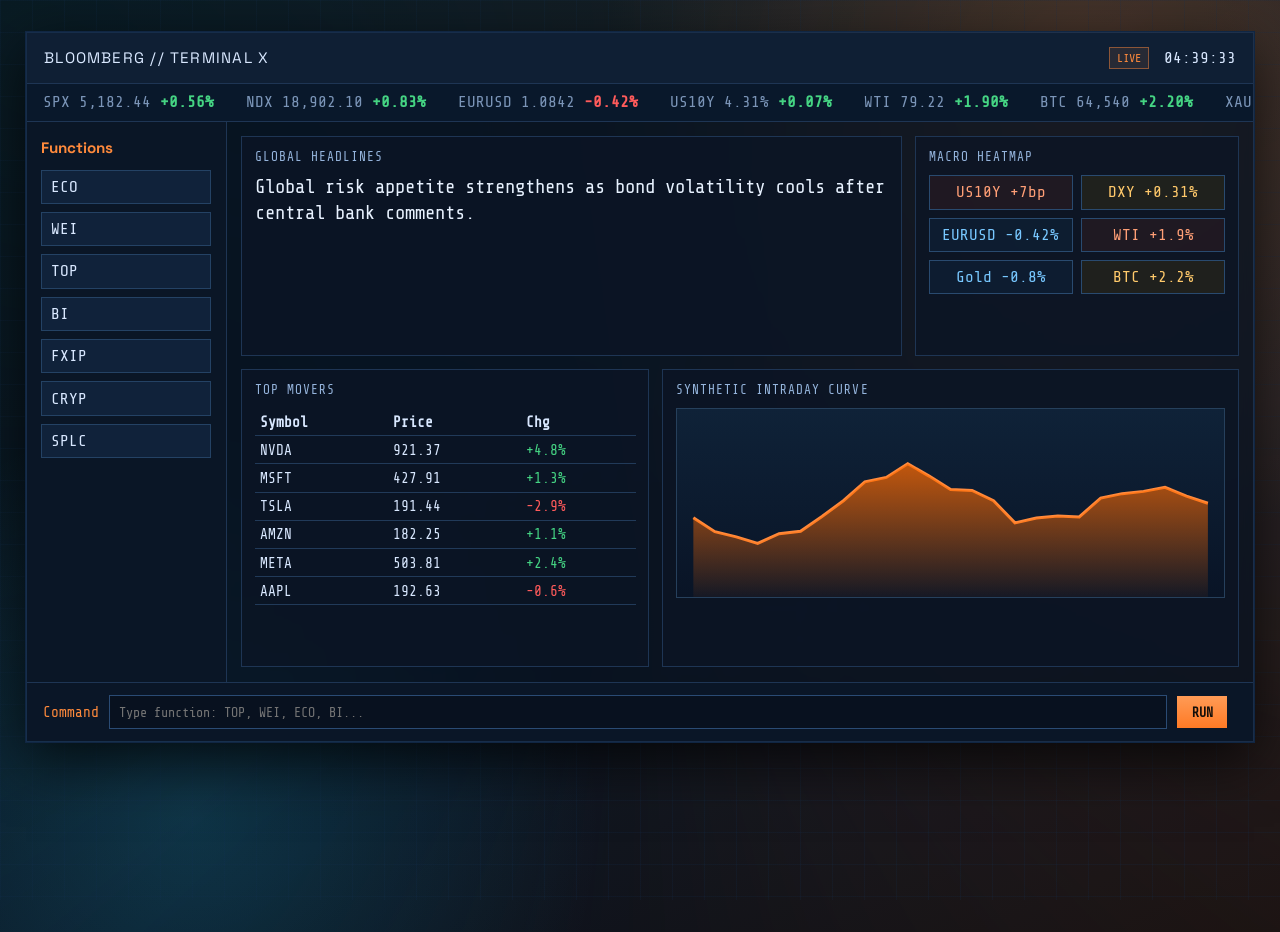
<file: index.html>
<!doctype html>
<html lang="en">
<head>
  <meta charset="UTF-8">
  <meta name="viewport" content="width=device-width, initial-scale=1.0">
  <title>Bloomberg Terminal X</title>
  <meta name="theme-color" content="#0b1f3f">
  <link rel="icon" href="/favicon.svg" type="image/svg+xml">
  <link rel="alternate icon" href="/favicon.ico" type="image/x-icon">
  <link rel="apple-touch-icon" href="/apple-touch-icon.png">
  <link rel="preconnect" href="https://fonts.googleapis.com">
  <link rel="preconnect" href="https://fonts.gstatic.com" crossorigin>
  <link href="https://fonts.googleapis.com/css2?family=Share+Tech+Mono&family=Space+Grotesk:wght@500;700&display=swap" rel="stylesheet">
  <link rel="stylesheet" href="styles.css">
</head>
<body>
  <div class="ambient-glow"></div>
  <div class="ambient-grid"></div>
  <main class="terminal-shell">
    <header class="top-bar">
      <div class="brand">BLOOMBERG // TERMINAL X</div>
      <div class="status">
        <span class="pill live">LIVE</span>
        <span class="time" id="live-time">--:--:--</span>
      </div>
    </header>

    <section class="ticker-wrap" aria-label="Market ticker">
      <div class="ticker-track" id="ticker-track"></div>
    </section>

    <section class="workspace">
      <aside class="left-rail">
        <h2>Functions</h2>
        <ul>
          <li>ECO</li>
          <li>WEI</li>
          <li>TOP</li>
          <li>BI</li>
          <li>FXIP</li>
          <li>CRYP</li>
          <li>SPLC</li>
        </ul>
      </aside>

      <div class="center-grid">
        <article class="panel panel-headline">
          <div class="panel-title">Global Headlines</div>
          <p id="headline-text">Loading latest market intelligence...</p>
        </article>

        <article class="panel panel-heat">
          <div class="panel-title">Macro Heatmap</div>
          <div class="heatmap">
            <span class="hot">US10Y +7bp</span>
            <span class="warm">DXY +0.31%</span>
            <span class="cold">EURUSD -0.42%</span>
            <span class="hot">WTI +1.9%</span>
            <span class="cold">Gold -0.8%</span>
            <span class="warm">BTC +2.2%</span>
          </div>
        </article>

        <article class="panel panel-table">
          <div class="panel-title">Top Movers</div>
          <table>
            <thead>
              <tr><th>Symbol</th><th>Price</th><th>Chg</th></tr>
            </thead>
            <tbody id="movers-body"></tbody>
          </table>
        </article>

        <article class="panel panel-chart">
          <div class="panel-title">Synthetic Intraday Curve</div>
          <svg viewBox="0 0 520 190" role="img" aria-label="Intraday chart">
            <defs>
              <linearGradient id="curveGrad" x1="0" x2="0" y1="0" y2="1">
                <stop offset="0%" stop-color="#ff6a00" stop-opacity="0.75"></stop>
                <stop offset="100%" stop-color="#ff6a00" stop-opacity="0.05"></stop>
              </linearGradient>
            </defs>
            <polyline id="curve-line" fill="none" stroke="#ff8a3c" stroke-width="3"></polyline>
            <polygon id="curve-area" fill="url(#curveGrad)"></polygon>
          </svg>
        </article>
      </div>
    </section>

    <footer class="command-bar">
      <label for="cmd-input">Command</label>
      <input id="cmd-input" type="text" autocomplete="off" placeholder="Type function: TOP, WEI, ECO, BI..." />
      <button id="cmd-run">RUN</button>
      <span id="cmd-feedback" aria-live="polite"></span>
    </footer>
  </main>

  <script src="script.js"></script>
</body>
</html>
</file>
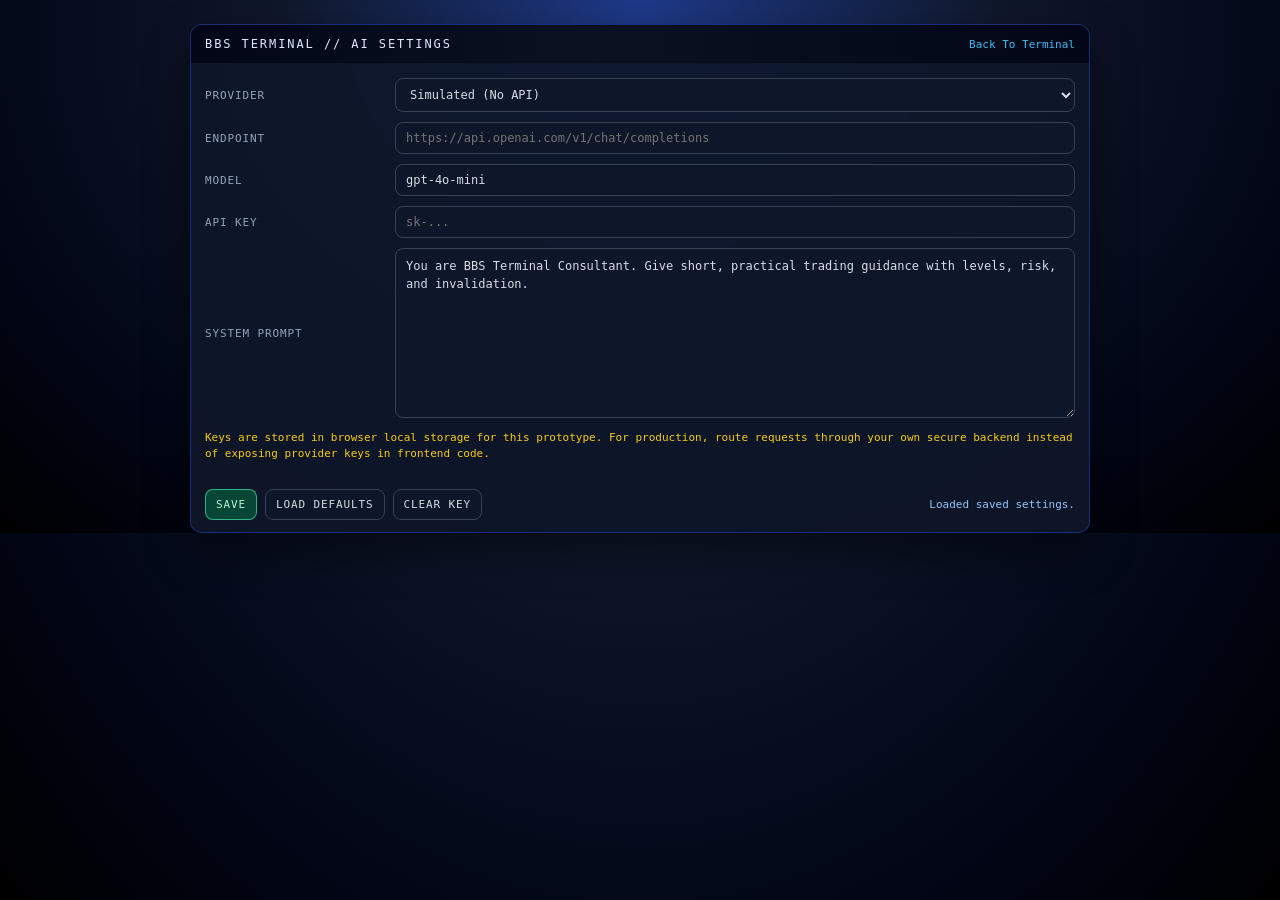
<file: ai-settings.html>
<!DOCTYPE html>
<html lang="en" data-color-scheme="dark">
<head>
  <meta charset="UTF-8" />
  <meta name="viewport" content="width=device-width, initial-scale=1.0" />
  <title>BBS Terminal AI Settings</title>
  <meta name="theme-color" content="#0b1f3f" />
  <link rel="icon" href="/favicon.svg" type="image/svg+xml" />
  <link rel="alternate icon" href="/favicon.ico" type="image/x-icon" />
  <link rel="apple-touch-icon" href="/apple-touch-icon.png" />
  <style>
    :root {
      --bg: #020617;
      --panel: rgba(15, 23, 42, 0.92);
      --border: rgba(30, 64, 175, 0.6);
      --ink: rgba(226, 232, 240, 0.95);
      --muted: rgba(148, 163, 184, 1);
      --accent: #38bdf8;
      --ok: #4ade80;
      --warn: #facc15;
    }

    * {
      box-sizing: border-box;
    }

    html, body {
      margin: 0;
      min-height: 100%;
      font-family: "Berkeley Mono", ui-monospace, SFMono-Regular, Menlo, Monaco, Consolas, monospace;
      background: radial-gradient(ellipse at top, #1e3a8a 0%, #0f172a 40%, #020617 75%, #000000 100%);
      color: var(--ink);
    }

    @font-face {
      font-family: 'Berkeley Mono';
      src: url('https://r2cdn.perplexity.ai/fonts/BerkeleyMono.woff2') format('woff2');
    }

    .shell {
      width: min(900px, 94vw);
      margin: 24px auto;
      border: 1px solid var(--border);
      background: var(--panel);
      box-shadow: 0 18px 45px rgba(0, 0, 0, 0.45);
      border-radius: 12px;
      overflow: hidden;
    }

    .head {
      display: flex;
      justify-content: space-between;
      align-items: center;
      gap: 12px;
      padding: 12px 14px;
      border-bottom: 1px solid rgba(15, 23, 42, 0.9);
      background: linear-gradient(to right, #020617, #0b1120 45%, #020617);
    }

    .title {
      letter-spacing: 0.16em;
      text-transform: uppercase;
      font-size: 12px;
      color: #dbeafe;
    }

    .link {
      text-decoration: none;
      color: var(--accent);
      font-size: 11px;
    }

    .body {
      padding: 14px;
      display: grid;
      gap: 10px;
    }

    .row {
      display: grid;
      grid-template-columns: 180px 1fr;
      gap: 10px;
      align-items: center;
    }

    .label {
      color: var(--muted);
      font-size: 11px;
      letter-spacing: 0.08em;
      text-transform: uppercase;
    }

    .input,
    .select,
    .textarea {
      width: 100%;
      border: 1px solid rgba(55, 65, 81, 1);
      background: rgba(15, 23, 42, 0.9);
      color: var(--ink);
      border-radius: 8px;
      font: inherit;
      font-size: 12px;
      padding: 8px 10px;
      outline: none;
    }

    .textarea {
      min-height: 170px;
      resize: vertical;
      line-height: 1.5;
    }

    .input:focus,
    .select:focus,
    .textarea:focus {
      border-color: rgba(56, 189, 248, 0.9);
      box-shadow: 0 0 0 2px rgba(56, 189, 248, 0.2);
    }

    .footer {
      border-top: 1px solid rgba(15, 23, 42, 0.9);
      padding: 12px 14px;
      display: flex;
      flex-wrap: wrap;
      gap: 8px;
      align-items: center;
      justify-content: space-between;
    }

    .btns {
      display: flex;
      gap: 8px;
      flex-wrap: wrap;
    }

    .btn {
      border-radius: 8px;
      border: 1px solid rgba(55, 65, 81, 1);
      background: rgba(15, 23, 42, 0.9);
      color: var(--ink);
      font: inherit;
      font-size: 11px;
      padding: 8px 10px;
      cursor: pointer;
      letter-spacing: 0.08em;
      text-transform: uppercase;
    }

    .btn.primary {
      border-color: rgba(52, 211, 153, 0.8);
      background: rgba(6, 78, 59, 0.88);
      color: #bbf7d0;
    }

    .status {
      font-size: 11px;
      color: var(--muted);
      max-width: 420px;
    }

    .note {
      margin-top: 2px;
      color: var(--warn);
      font-size: 11px;
      line-height: 1.45;
    }

    @media (max-width: 760px) {
      .row {
        grid-template-columns: 1fr;
      }
      .footer {
        flex-direction: column;
        align-items: flex-start;
      }
    }
  </style>
</head>
<body>
  <main class="shell">
    <header class="head">
      <div class="title">BBS Terminal // AI Settings</div>
      <a class="link" href="New.html">Back To Terminal</a>
    </header>

    <section class="body">
      <div class="row">
        <label class="label" for="provider">Provider</label>
        <select id="provider" class="select">
          <option value="sim">Simulated (No API)</option>
          <option value="openai">OpenAI</option>
          <option value="minimax">MiniMax (custom endpoint)</option>
          <option value="custom">Custom Compatible Endpoint</option>
        </select>
      </div>

      <div class="row">
        <label class="label" for="endpoint">Endpoint</label>
        <input id="endpoint" class="input" placeholder="https://api.openai.com/v1/chat/completions" />
      </div>

      <div class="row">
        <label class="label" for="model">Model</label>
        <input id="model" class="input" placeholder="gpt-4o-mini" />
      </div>

      <div class="row">
        <label class="label" for="api-key">API Key</label>
        <input id="api-key" class="input" type="password" placeholder="sk-..." />
      </div>

      <div class="row">
        <label class="label" for="system-prompt">System Prompt</label>
        <textarea id="system-prompt" class="textarea"></textarea>
      </div>

      <div class="note">
        Keys are stored in browser local storage for this prototype. For production, route requests through your own secure backend instead of exposing provider keys in frontend code.
      </div>
    </section>

    <footer class="footer">
      <div class="btns">
        <button class="btn primary" id="save-btn" type="button">Save</button>
        <button class="btn" id="defaults-btn" type="button">Load Defaults</button>
        <button class="btn" id="clear-key-btn" type="button">Clear Key</button>
      </div>
      <div class="status" id="status">Ready.</div>
    </footer>
  </main>

  <script>
    const defaults = {
      provider: 'sim',
      endpoint: '',
      model: 'gpt-4o-mini',
      apiKey: '',
      systemPrompt: 'You are BBS Terminal Consultant. Give short, practical trading guidance with levels, risk, and invalidation.'
    };

    const providerEl = document.getElementById('provider');
    const endpointEl = document.getElementById('endpoint');
    const modelEl = document.getElementById('model');
    const apiKeyEl = document.getElementById('api-key');
    const systemPromptEl = document.getElementById('system-prompt');
    const statusEl = document.getElementById('status');

    const safeGet = (key, fallback = '') => {
      try {
        const v = localStorage.getItem(key);
        return v == null ? fallback : v;
      } catch (err) {
        return fallback;
      }
    };

    const safeSet = (key, value) => {
      try {
        localStorage.setItem(key, value);
      } catch (err) {
        // Ignore write issues in restricted/private mode.
      }
    };

    function defaultEndpoint(provider) {
      if (provider === 'openai') return 'https://api.openai.com/v1/chat/completions';
      return '';
    }

    function setStatus(text, color = 'rgba(148,163,184,1)') {
      statusEl.textContent = text;
      statusEl.style.color = color;
    }

    function loadFormFromStorage() {
      const provider = safeGet('bbs_ai_provider', defaults.provider);
      providerEl.value = provider;
      endpointEl.value = safeGet('bbs_ai_endpoint', defaultEndpoint(provider));
      modelEl.value = safeGet('bbs_ai_model', defaults.model);
      apiKeyEl.value = safeGet('bbs_ai_api_key', defaults.apiKey);
      systemPromptEl.value = safeGet('bbs_ai_system_prompt', defaults.systemPrompt);
      setStatus('Loaded saved settings.', '#93c5fd');
    }

    function persist() {
      safeSet('bbs_ai_provider', providerEl.value);
      safeSet('bbs_ai_endpoint', endpointEl.value.trim());
      safeSet('bbs_ai_model', modelEl.value.trim());
      safeSet('bbs_ai_api_key', apiKeyEl.value.trim());
      safeSet('bbs_ai_system_prompt', systemPromptEl.value.trim());
      setStatus('Saved. Return to terminal consultant tab.', '#4ade80');
    }

    providerEl.addEventListener('change', () => {
      if (!endpointEl.value.trim()) {
        endpointEl.value = defaultEndpoint(providerEl.value);
      }
      setStatus(`Provider switched to ${providerEl.value.toUpperCase()}.`, '#93c5fd');
    });

    document.getElementById('save-btn').addEventListener('click', persist);

    document.getElementById('defaults-btn').addEventListener('click', () => {
      providerEl.value = defaults.provider;
      endpointEl.value = defaults.endpoint;
      modelEl.value = defaults.model;
      apiKeyEl.value = defaults.apiKey;
      systemPromptEl.value = defaults.systemPrompt;
      setStatus('Defaults loaded in form. Click Save to persist.', '#facc15');
    });

    document.getElementById('clear-key-btn').addEventListener('click', () => {
      apiKeyEl.value = '';
      safeSet('bbs_ai_api_key', '');
      setStatus('API key cleared.', '#f97373');
    });

    loadFormFromStorage();
  </script>
</body>
</html>
</file>
<file: styles.css>
:root {
  --bg-0: #060b12;
  --bg-1: #0a1422;
  --panel: #0c1626cc;
  --line: #1e3554;
  --ink: #d9e8ff;
  --muted: #7b95b8;
  --accent: #ff8a3c;
  --positive: #45d483;
  --negative: #ff5b5b;
}

* {
  box-sizing: border-box;
}

body {
  margin: 0;
  font-family: "Share Tech Mono", monospace;
  color: var(--ink);
  min-height: 100vh;
  background:
    radial-gradient(circle at 85% 8%, #ff8a3c33, transparent 35%),
    radial-gradient(circle at 15% 88%, #2dd4ff2a, transparent 30%),
    linear-gradient(155deg, var(--bg-0), var(--bg-1) 65%, #06080f);
  overflow-x: hidden;
}

.ambient-glow {
  position: fixed;
  inset: -20%;
  background: conic-gradient(from 110deg, #ff8a3c1c, #1c3f5b00 30%, #33ddff14 55%, #ff8a3c22 100%);
  filter: blur(55px);
  animation: spin 26s linear infinite;
  pointer-events: none;
}

.ambient-grid {
  position: fixed;
  inset: 0;
  background-image:
    linear-gradient(#1734582a 1px, transparent 1px),
    linear-gradient(90deg, #1734582a 1px, transparent 1px);
  background-size: 32px 32px;
  pointer-events: none;
}

.terminal-shell {
  width: min(1280px, 96vw);
  margin: 2rem auto;
  border: 1px solid #335a8f5e;
  background: #071221bf;
  backdrop-filter: blur(6px);
  box-shadow: 0 0 0 1px #102643, 0 18px 55px #000b;
  position: relative;
  z-index: 2;
}

.top-bar {
  display: flex;
  align-items: center;
  justify-content: space-between;
  padding: 0.85rem 1.1rem;
  border-bottom: 1px solid var(--line);
  background: #0f1f34;
}

.brand {
  font-family: "Space Grotesk", sans-serif;
  letter-spacing: 0.08em;
  font-size: 0.95rem;
}

.status {
  display: flex;
  align-items: center;
  gap: 0.9rem;
}

.pill {
  border: 1px solid;
  font-size: 0.75rem;
  padding: 0.2rem 0.45rem;
}

.pill.live {
  color: var(--accent);
  border-color: #ff8a3c77;
  background: #ff8a3c19;
}

.ticker-wrap {
  border-bottom: 1px solid var(--line);
  overflow: hidden;
  white-space: nowrap;
  background: #09182b;
}

.ticker-track {
  display: inline-flex;
  gap: 2rem;
  padding: 0.6rem 1rem;
  min-width: 200%;
  animation: ticker 30s linear infinite;
}

.ticker-item {
  color: var(--muted);
}

.ticker-item .up {
  color: var(--positive);
}

.ticker-item .down {
  color: var(--negative);
}

.workspace {
  display: grid;
  grid-template-columns: 200px 1fr;
  min-height: 560px;
}

.left-rail {
  border-right: 1px solid var(--line);
  padding: 1rem 0.9rem;
  background: #0a1626;
}

.left-rail h2 {
  margin: 0 0 0.8rem;
  font-size: 0.95rem;
  color: var(--accent);
  font-family: "Space Grotesk", sans-serif;
}

.left-rail ul {
  list-style: none;
  margin: 0;
  padding: 0;
  display: grid;
  gap: 0.5rem;
}

.left-rail li {
  border: 1px solid #244264;
  background: #10223a;
  padding: 0.45rem 0.55rem;
  transition: transform 150ms ease, border-color 150ms ease;
}

.left-rail li:hover {
  transform: translateX(3px);
  border-color: #ff8a3c99;
}

.center-grid {
  display: grid;
  grid-template-columns: repeat(12, 1fr);
  gap: 0.8rem;
  padding: 0.9rem;
}

.panel {
  border: 1px solid var(--line);
  background: var(--panel);
  padding: 0.8rem;
  animation: rise 420ms ease both;
}

.panel-title {
  font-size: 0.8rem;
  text-transform: uppercase;
  letter-spacing: 0.08em;
  margin-bottom: 0.7rem;
  color: #95b4dc;
}

.panel-headline {
  grid-column: span 8;
}

.panel-headline p {
  margin: 0;
  font-size: 1.2rem;
  line-height: 1.35;
  color: #e8f2ff;
}

.panel-heat {
  grid-column: span 4;
}

.heatmap {
  display: grid;
  grid-template-columns: repeat(2, minmax(0, 1fr));
  gap: 0.5rem;
}

.heatmap span {
  padding: 0.45rem;
  border: 1px solid #294a6f;
  text-align: center;
}

.hot {
  background: #7b2a192e;
  color: #ff9f76;
}

.warm {
  background: #74510730;
  color: #ffca6b;
}

.cold {
  background: #133b5f36;
  color: #78c8ff;
}

.panel-table {
  grid-column: span 5;
}

table {
  width: 100%;
  border-collapse: collapse;
  font-size: 0.9rem;
}

th,
td {
  text-align: left;
  padding: 0.35rem;
  border-bottom: 1px solid #213a59;
}

td.pos {
  color: var(--positive);
}

td.neg {
  color: var(--negative);
}

.panel-chart {
  grid-column: span 7;
}

svg {
  width: 100%;
  height: 190px;
  border: 1px solid #26405c;
  background: linear-gradient(180deg, #0f2238, #091426);
}

.command-bar {
  display: grid;
  grid-template-columns: auto 1fr auto auto;
  gap: 0.65rem;
  align-items: center;
  border-top: 1px solid var(--line);
  padding: 0.75rem 1rem;
  background: #0a1627;
}

.command-bar label {
  color: var(--accent);
  font-size: 0.9rem;
}

.command-bar input {
  font-family: inherit;
  color: var(--ink);
  background: #08111f;
  border: 1px solid #2a4b74;
  padding: 0.55rem;
}

.command-bar button {
  font-family: inherit;
  font-weight: 700;
  background: linear-gradient(180deg, #ff9b56, #ff7a25);
  color: #120e0a;
  border: 0;
  padding: 0.55rem 0.9rem;
  cursor: pointer;
}

#cmd-feedback {
  color: #9bb7d7;
  font-size: 0.87rem;
}

@keyframes ticker {
  from {
    transform: translateX(0);
  }
  to {
    transform: translateX(-50%);
  }
}

@keyframes rise {
  from {
    transform: translateY(10px);
    opacity: 0;
  }
  to {
    transform: translateY(0);
    opacity: 1;
  }
}

@keyframes spin {
  from {
    transform: rotate(0deg);
  }
  to {
    transform: rotate(360deg);
  }
}

@media (max-width: 980px) {
  .workspace {
    grid-template-columns: 1fr;
  }

  .left-rail {
    border-right: 0;
    border-bottom: 1px solid var(--line);
  }

  .center-grid {
    grid-template-columns: repeat(6, 1fr);
  }

  .panel-headline,
  .panel-heat,
  .panel-table,
  .panel-chart {
    grid-column: span 6;
  }

  .command-bar {
    grid-template-columns: 1fr;
  }
}
</file>
